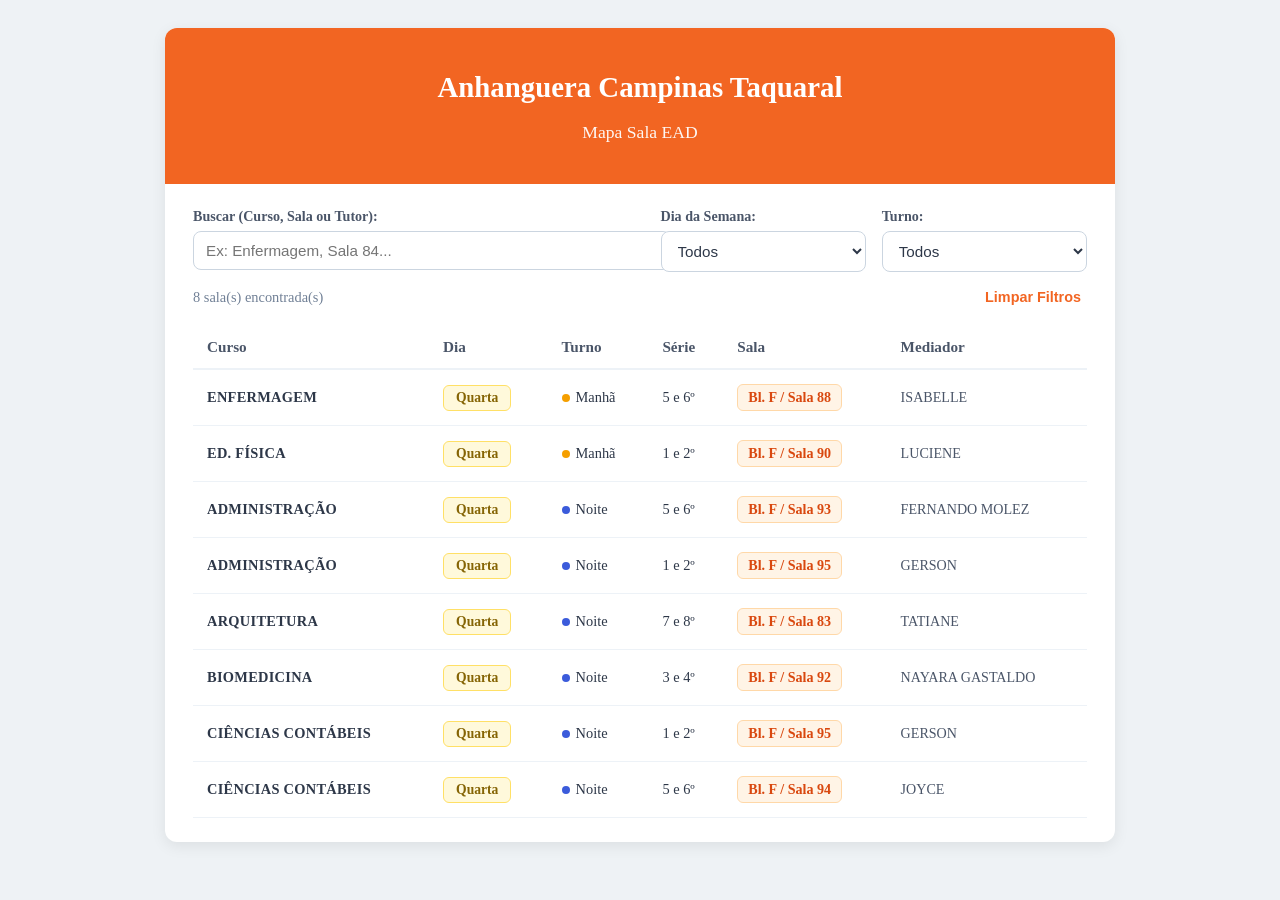
<file: index.html>
<!DOCTYPE html>
<html lang="pt-BR">
<head>
    <meta charset="UTF-8">
    <meta name="viewport" content="width=device-width, initial-scale=1.0">
    <title>Anhanguera Campinas Taquaral - Mapa Sala EAD</title>
    <style>
<meta http-equiv="Cache-Control" content="no-cache, no-store, must-revalidate">
    <meta http-equiv="Pragma" content="no-cache">
    <meta http-equiv="Expires" content="0">
        @import url('https://fonts.googleapis.com/css2?family=Segoe+UI:wght@400;600;700&display=swap');

        * {
            box-sizing: border-box;
            margin: 0;
            padding: 0;
            font-family: 'Segoe UI', Arial, sans-serif;
        }

        body {
            background-color: #eef2f5;
            color: #333;
            padding: 20px 10px;
        }

        .card-container {
            max-width: 950px;
            margin: 0 auto;
            background: #ffffff;
            border-radius: 12px;
            box-shadow: 0 4px 15px rgba(0, 0, 0, 0.08);
            overflow: hidden;
        }

        .header {
            background-color: #f26522;
            color: #ffffff;
            text-align: center;
            padding: 24px 15px;
        }

        .header h1 {
            font-size: 1.8rem;
            font-weight: 700;
            margin-bottom: 4px;
        }

        .header p {
            font-size: 1.1rem;
            opacity: 0.95;
        }

        .content-body {
            padding: 24px 28px;
        }

        .filters-grid {
            display: flex;
            flex-wrap: wrap;
            gap: 16px;
            margin-bottom: 16px;
        }

        .filter-group {
            flex: 1;
            min-width: 140px;
            display: flex;
            flex-direction: column;
        }

        .filter-group.group-search {
            flex: 2.2;
            min-width: 260px;
        }

        .filter-group label {
            font-size: 0.88rem;
            font-weight: 600;
            color: #4a5568;
            margin-bottom: 6px;
        }

        .filter-group input,
        .filter-group select {
            width: 100%;
            padding: 10px 12px;
            border: 1px solid #cbd5e0;
            border-radius: 8px;
            font-size: 0.95rem;
            outline: none;
            background-color: #fff;
            color: #2d3748;
        }

        .filter-group input:focus,
        .filter-group select:focus {
            border-color: #f26522;
        }

        .status-bar {
            display: flex;
            justify-content: space-between;
            align-items: center;
            font-size: 0.9rem;
            color: #718096;
            margin-bottom: 20px;
        }

        .btn-clear {
            background: none;
            border: none;
            color: #f26522;
            font-size: 0.9rem;
            font-weight: 600;
            cursor: pointer;
        }

        .btn-clear:hover {
            text-decoration: underline;
        }

        .table-responsive {
            overflow-x: auto;
        }

        table {
            width: 100%;
            border-collapse: collapse;
        }

        th {
            text-align: left;
            padding: 12px 14px;
            font-size: 0.95rem;
            font-weight: 700;
            color: #4a5568;
            border-bottom: 2px solid #edf2f7;
        }

        td {
            padding: 14px 14px;
            font-size: 0.9rem;
            color: #2d3748;
            border-bottom: 1px solid #edf2f7;
            vertical-align: middle;
        }

        td.curso-nome {
            font-weight: 700;
            letter-spacing: 0.02em;
        }

        .tag-dia {
            background-color: #fff9db;
            border: 1px solid #ffe066;
            color: #856404;
            padding: 4px 12px;
            border-radius: 6px;
            font-size: 0.85rem;
            display: inline-block;
            font-weight: 600;
        }

        .dot-turno {
            display: inline-block;
            width: 8px;
            height: 8px;
            border-radius: 50%;
            margin-right: 6px;
        }

        .dot-manha { background-color: #f59f00; }
        .dot-noite { background-color: #3b5bdb; }

        .tag-sala {
            background-color: #fff4e6;
            border: 1px solid #ffd8a8;
            color: #d9480f;
            padding: 4px 10px;
            border-radius: 6px;
            font-weight: 700;
            font-size: 0.88rem;
            display: inline-block;
        }

        .mediador-nome {
            text-transform: uppercase;
            font-size: 0.88rem;
            color: #4a5568;
        }

        .no-results {
            text-align: center;
            padding: 40px;
            color: #a0aec0;
        }

        .hidden {
            display: none;
        }
    </style>
</head>
<body>

    <div class="card-container">
        <!-- Cabeçalho Laranja -->
        <header class="header">
            <h1>Anhanguera Campinas Taquaral</h1>
            <p>Mapa Sala EAD</p>
        </header>

        <div class="content-body">
            <!-- Área dos Filtros -->
            <div class="filters-grid">
                <div class="filter-group group-search">
                    <label for="searchInput">Buscar (Curso, Sala ou Tutor):</label>
                    <input type="text" id="searchInput" placeholder="Ex: Enfermagem, Sala 84...">
                </div>

                <div class="filter-group">
                    <label for="filterDia">Dia da Semana:</label>
                    <select id="filterDia">
                        <option value="">Todos</option>
                        <option value="Segunda">Segunda</option>
                        <option value="Terça">Terça</option>
                        <option value="Quarta">Quarta</option>
                        <option value="Quinta">Quinta</option>
                        <option value="Sexta">Sexta</option>
                    </select>
                </div>

                <div class="filter-group">
                    <label for="filterTurno">Turno:</label>
                    <select id="filterTurno">
                        <option value="">Todos</option>
                        <option value="Manhã">Manhã</option>
                        <option value="Noite">Noite</option>
                    </select>
                </div>
            </div>

            <!-- Contador e Limpar Filtros -->
            <div class="status-bar">
                <span id="counter">0 sala(s) encontrada(s)</span>
                <button type="button" id="btnClear" class="btn-clear">Limpar Filtros</button>
            </div>

            <!-- Tabela -->
            <div class="table-responsive">
                <table>
                    <thead>
                        <tr>
                            <th>Curso</th>
                            <th>Dia</th>
                            <th>Turno</th>
                            <th>Série</th>
                            <th>Sala</th>
                            <th>Mediador</th>
                        </tr>
                    </thead>
                    <tbody id="tableBody">
                        <!-- Preenchido via JavaScript -->
                    </tbody>
                </table>

                <div id="noResults" class="no-results hidden">
                    <p><strong>Nenhuma sala encontrada.</strong></p>
                    <p>Tente ajustar os filtros ou os termos de busca.</p>
                </div>
            </div>
        </div>
    </div>

    <script src="script.js"></script>
</body>
</html>
</file>
